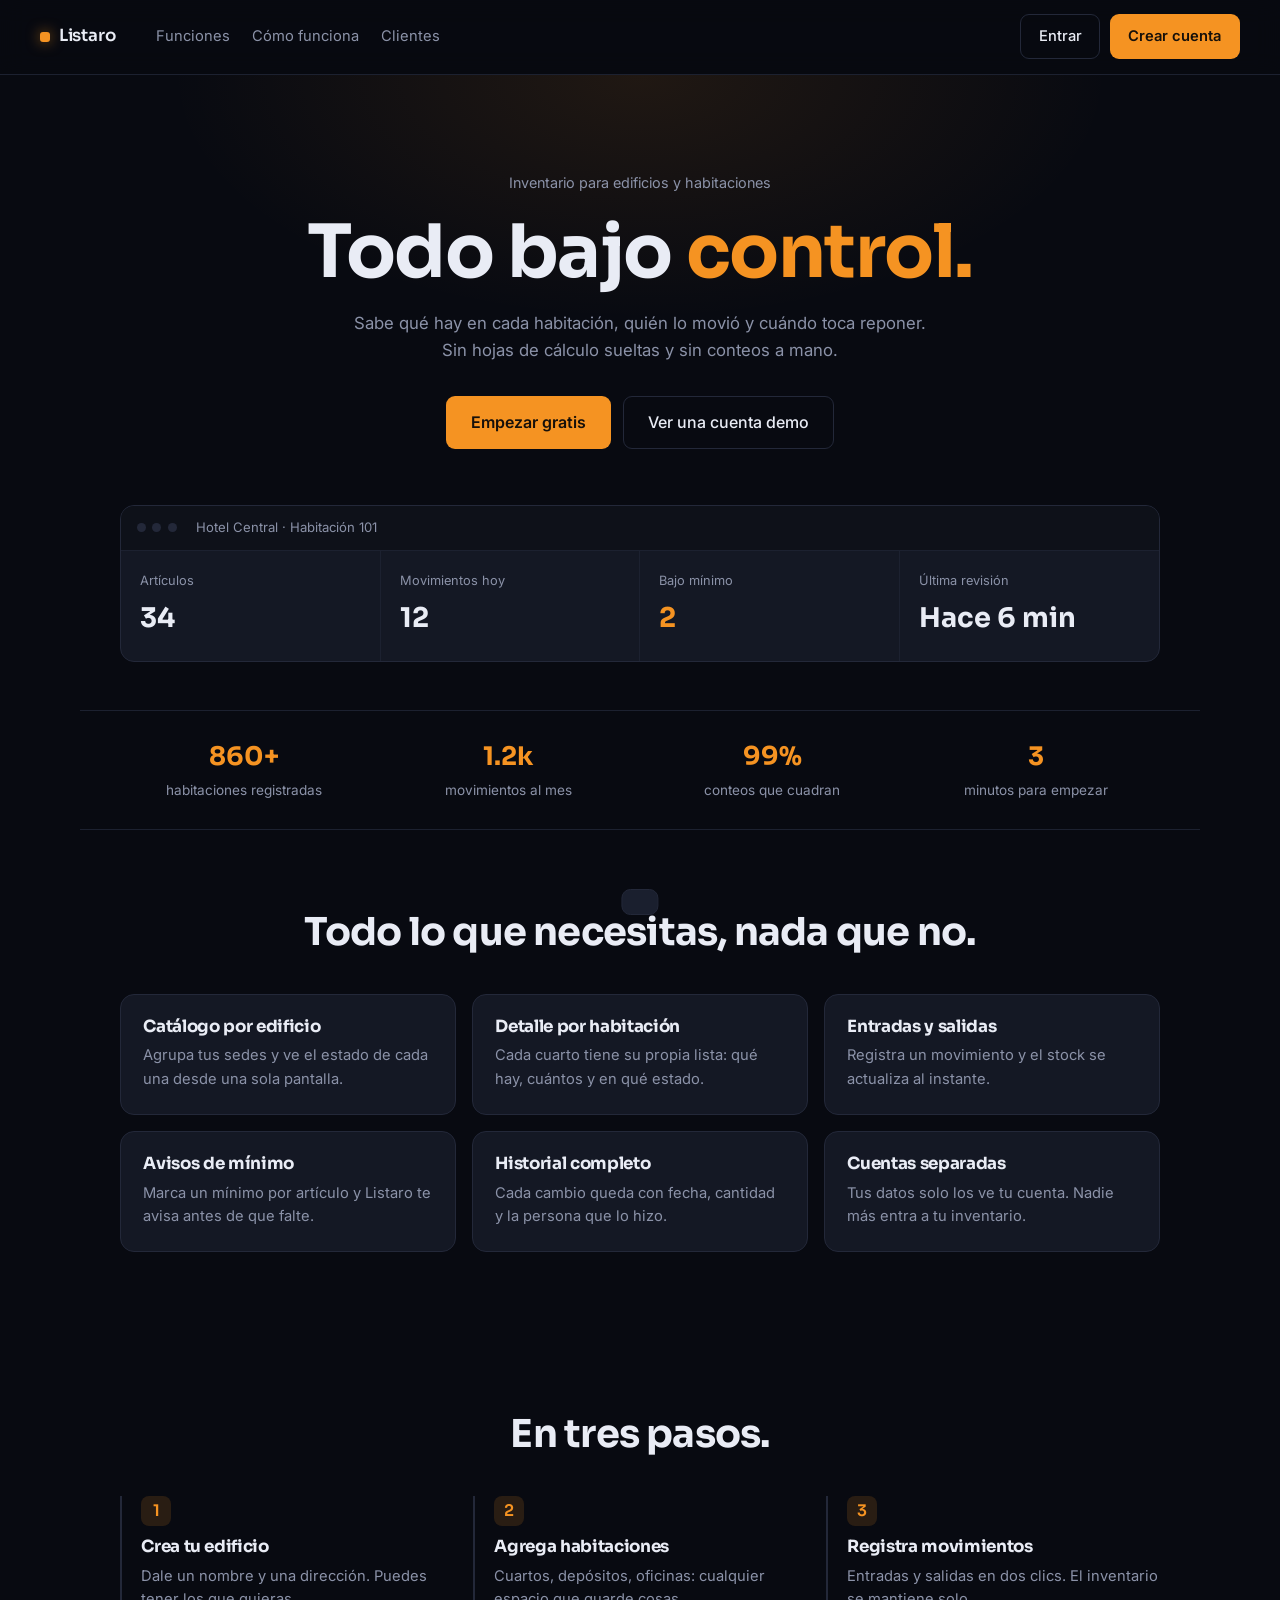
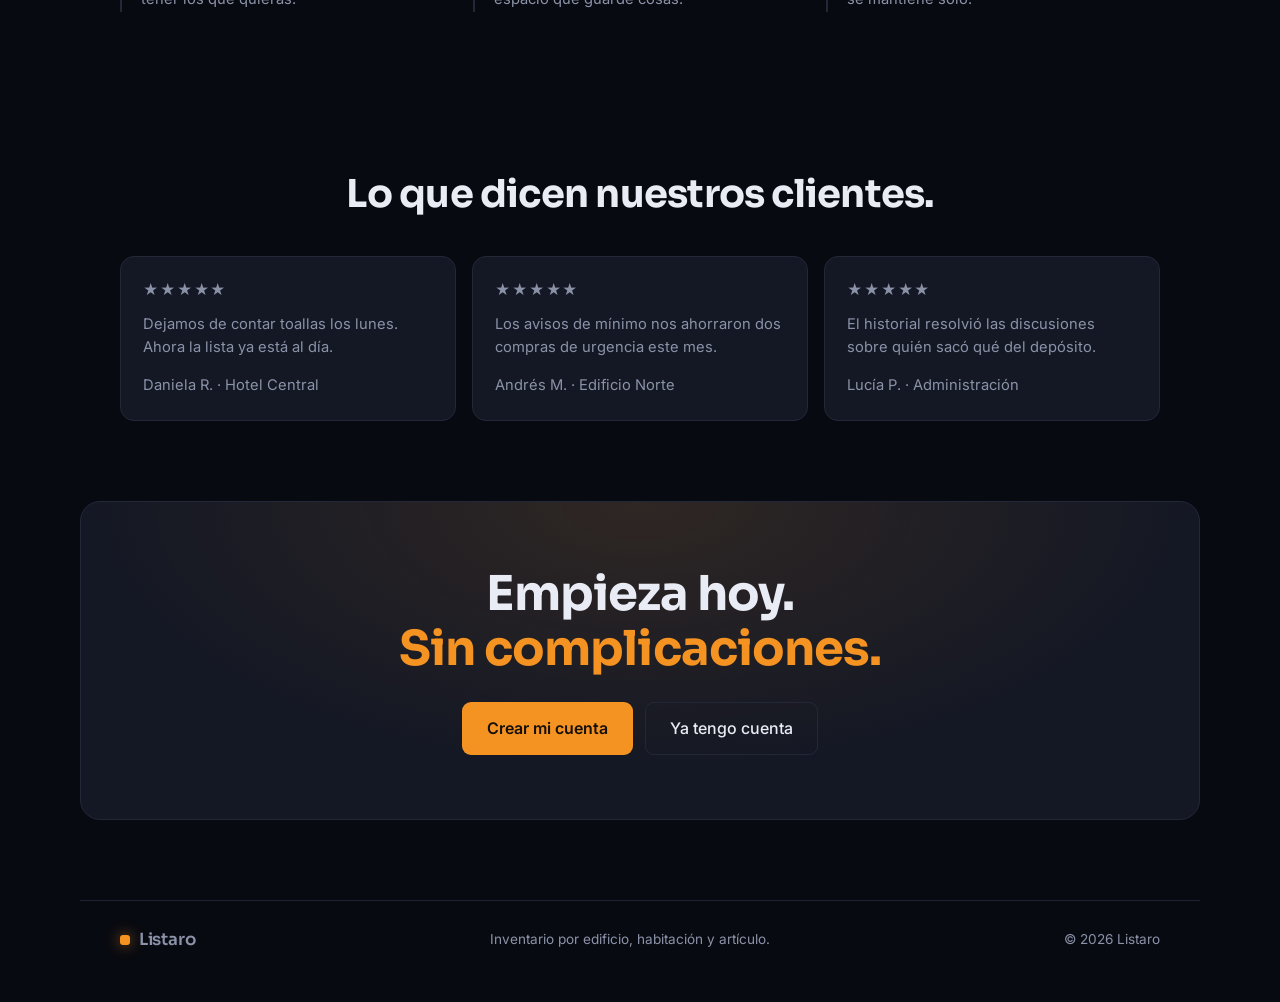
<file: index.html>
<!DOCTYPE html>
<html lang="es">
<head>
  <meta charset="UTF-8">
  <meta name="viewport" content="width=device-width, initial-scale=1">
  <title>Listaro — Todo bajo control</title>
  <link rel="preconnect" href="https://fonts.googleapis.com">
  <link rel="preconnect" href="https://fonts.gstatic.com" crossorigin>
  <link href="https://fonts.googleapis.com/css2?family=Sora:wght@400;500;600;700&family=Inter:wght@400;500;600&display=swap" rel="stylesheet">
  <link rel="stylesheet" href="css/styles.css">
</head>
<body>

<header class="nav">
  <a class="marca" href="index.html"><span class="marca-punto"></span> Listaro</a>
  <nav class="nav-links">
    <a href="#funciones">Funciones</a>
    <a href="#pasos">Cómo funciona</a>
    <a href="#clientes">Clientes</a>
  </nav>
  <div class="nav-acciones"></div>
</header>

<main>

  <section class="hero">
    <p class="hero-kicker">Inventario para edificios y habitaciones</p>
    <h1>Todo bajo <span class="naranja">control.</span></h1>
    <p class="hero-texto">
      Sabe qué hay en cada habitación, quién lo movió y cuándo toca reponer.
      Sin hojas de cálculo sueltas y sin conteos a mano.
    </p>
    <div class="hero-acciones">
      <a class="btn btn-naranja btn-grande" href="registro.html">Empezar gratis</a>
      <a class="btn btn-fantasma btn-grande" href="login.html">Ver una cuenta demo</a>
    </div>

    <div class="tablero-demo">
      <div class="tablero-barra">
        <span class="punto"></span><span class="punto"></span><span class="punto"></span>
        <span class="tablero-titulo">Hotel Central · Habitación 101</span>
      </div>
      <div class="tablero-cuerpo">
        <div class="tablero-celda"><span class="etiqueta">Artículos</span><strong>34</strong></div>
        <div class="tablero-celda"><span class="etiqueta">Movimientos hoy</span><strong>12</strong></div>
        <div class="tablero-celda"><span class="etiqueta">Bajo mínimo</span><strong class="naranja">2</strong></div>
        <div class="tablero-celda"><span class="etiqueta">Última revisión</span><strong>Hace 6 min</strong></div>
      </div>
    </div>
  </section>

  <section class="franja-metricas">
    <div><strong>860+</strong><span>habitaciones registradas</span></div>
    <div><strong>1.2k</strong><span>movimientos al mes</span></div>
    <div><strong>99%</strong><span>conteos que cuadran</span></div>
    <div><strong>3</strong><span>minutos para empezar</span></div>
  </section>

  <section id="funciones" class="seccion">
    <h2>Todo lo que necesitas, nada que no.</h2>
    <div class="grilla-funciones">
      <article class="tarjeta">
        <h3>Catálogo por edificio</h3>
        <p>Agrupa tus sedes y ve el estado de cada una desde una sola pantalla.</p>
      </article>
      <article class="tarjeta">
        <h3>Detalle por habitación</h3>
        <p>Cada cuarto tiene su propia lista: qué hay, cuántos y en qué estado.</p>
      </article>
      <article class="tarjeta">
        <h3>Entradas y salidas</h3>
        <p>Registra un movimiento y el stock se actualiza al instante.</p>
      </article>
      <article class="tarjeta">
        <h3>Avisos de mínimo</h3>
        <p>Marca un mínimo por artículo y Listaro te avisa antes de que falte.</p>
      </article>
      <article class="tarjeta">
        <h3>Historial completo</h3>
        <p>Cada cambio queda con fecha, cantidad y la persona que lo hizo.</p>
      </article>
      <article class="tarjeta">
        <h3>Cuentas separadas</h3>
        <p>Tus datos solo los ve tu cuenta. Nadie más entra a tu inventario.</p>
      </article>
    </div>
  </section>

  <section id="pasos" class="seccion">
    <h2>En tres pasos.</h2>
    <ol class="pasos">
      <li>
        <span class="paso-num">1</span>
        <h3>Crea tu edificio</h3>
        <p>Dale un nombre y una dirección. Puedes tener los que quieras.</p>
      </li>
      <li>
        <span class="paso-num">2</span>
        <h3>Agrega habitaciones</h3>
        <p>Cuartos, depósitos, oficinas: cualquier espacio que guarde cosas.</p>
      </li>
      <li>
        <span class="paso-num">3</span>
        <h3>Registra movimientos</h3>
        <p>Entradas y salidas en dos clics. El inventario se mantiene solo.</p>
      </li>
    </ol>
  </section>

  <section id="clientes" class="seccion">
    <h2>Lo que dicen nuestros clientes.</h2>
    <div class="grilla-testimonios">
      <article class="tarjeta">
        <p class="estrellas">★★★★★</p>
        <p>Dejamos de contar toallas los lunes. Ahora la lista ya está al día.</p>
        <p class="autor">Daniela R. · Hotel Central</p>
      </article>
      <article class="tarjeta">
        <p class="estrellas">★★★★★</p>
        <p>Los avisos de mínimo nos ahorraron dos compras de urgencia este mes.</p>
        <p class="autor">Andrés M. · Edificio Norte</p>
      </article>
      <article class="tarjeta">
        <p class="estrellas">★★★★★</p>
        <p>El historial resolvió las discusiones sobre quién sacó qué del depósito.</p>
        <p class="autor">Lucía P. · Administración</p>
      </article>
    </div>
  </section>

  <section class="cta-final">
    <h2>Empieza hoy.<br><span class="naranja">Sin complicaciones.</span></h2>
    <div class="hero-acciones">
      <a class="btn btn-naranja btn-grande" href="registro.html">Crear mi cuenta</a>
      <a class="btn btn-fantasma btn-grande" href="login.html">Ya tengo cuenta</a>
    </div>
  </section>

</main>

<footer class="pie">
  <span class="marca"><span class="marca-punto"></span> Listaro</span>
  <span>Inventario por edificio, habitación y artículo.</span>
  <span>© 2026 Listaro</span>
</footer>

<div id="aviso" class="aviso" role="status" aria-live="polite"></div>
<script src="js/datos.js"></script>
<script src="js/app.js"></script>
</body>
</html>
</file>
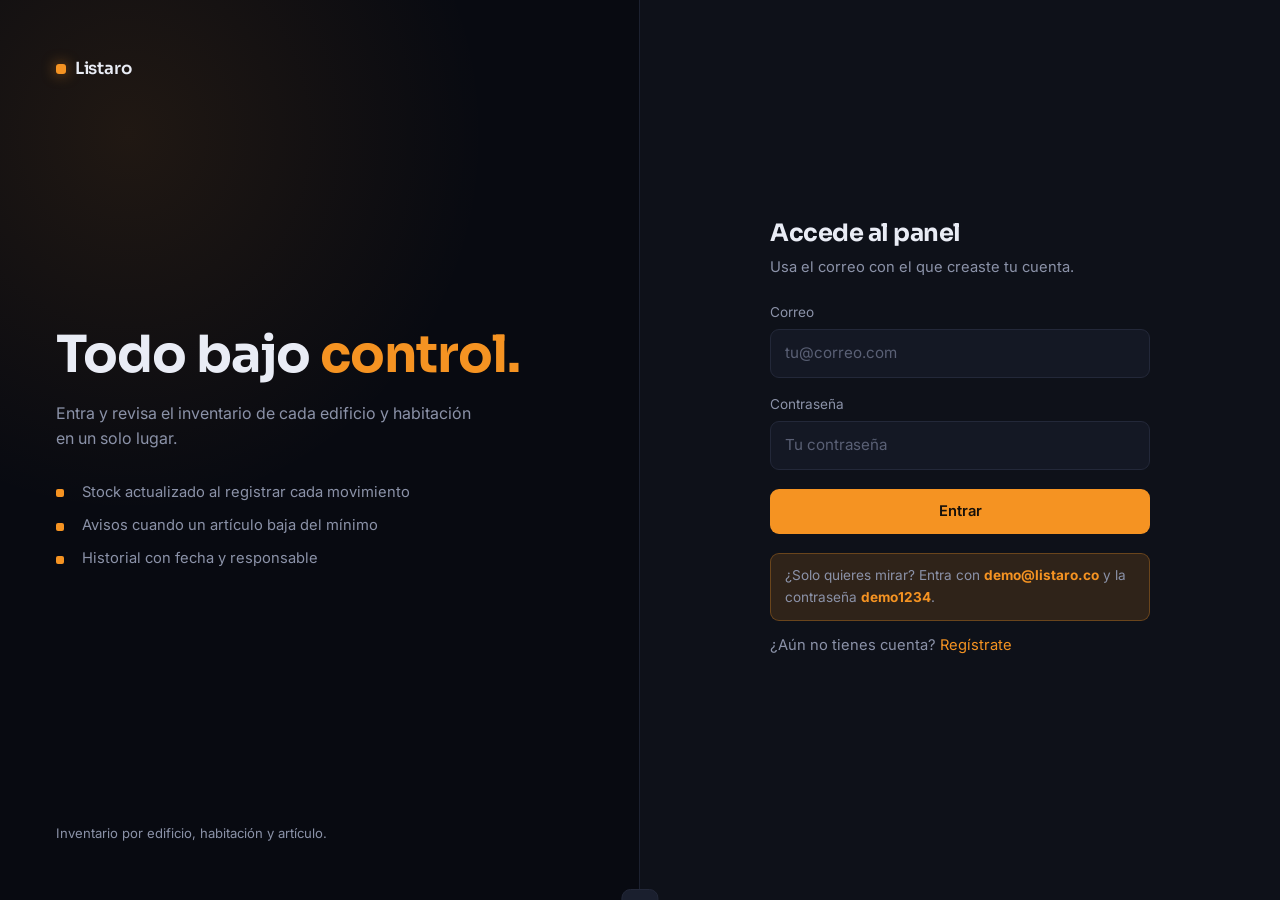
<file: edificio.html>
<!DOCTYPE html>
<html lang="es">
<head>
  <meta charset="UTF-8">
  <meta name="viewport" content="width=device-width, initial-scale=1">
  <title>Edificio — Listaro</title>
  <link rel="preconnect" href="https://fonts.googleapis.com">
  <link rel="preconnect" href="https://fonts.gstatic.com" crossorigin>
  <link href="https://fonts.googleapis.com/css2?family=Sora:wght@400;500;600;700&family=Inter:wght@400;500;600&display=swap" rel="stylesheet">
  <link rel="stylesheet" href="css/styles.css">
</head>
<body>

<header class="nav">
  <a class="marca" href="index.html"><span class="marca-punto"></span> Listaro</a>
  <div class="nav-acciones"></div>
</header>

<main class="app">

  <nav class="migas">
    <a href="panel.html">Mis edificios</a>
    <span>/</span>
    <span id="ed-miga"></span>
  </nav>

  <div class="app-cabecera">
    <div>
      <h1 id="ed-titulo"></h1>
      <p class="sub" id="ed-direccion"></p>
    </div>
    <button class="btn btn-naranja" data-abrir="modal-habitacion">Nueva habitación</button>
  </div>

  <div id="lista-habitaciones"></div>
</main>

<div class="modal" id="modal-habitacion" hidden>
  <div class="modal-caja" role="dialog" aria-modal="true" aria-labelledby="t-hab">
    <h3 id="t-hab">Nueva habitación</h3>
    <form id="form-habitacion">
      <label for="h-nombre">Nombre</label>
      <input id="h-nombre" name="nombre" placeholder="Habitación 101" required>

      <label for="h-piso">Piso</label>
      <input id="h-piso" name="piso" placeholder="1">

      <label for="h-estado">Estado</label>
      <select id="h-estado" name="estado">
        <option value="activa">Activa</option>
        <option value="mantenimiento">En mantenimiento</option>
        <option value="cerrada">Cerrada</option>
      </select>

      <div class="modal-acciones">
        <button type="button" class="btn btn-fantasma" data-cerrar>Cancelar</button>
        <button type="submit" class="btn btn-naranja">Guardar habitación</button>
      </div>
    </form>
  </div>
</div>

<div id="aviso" class="aviso" role="status" aria-live="polite"></div>
<script src="js/datos.js"></script>
<script src="js/app.js"></script>
</body>
</html>
</file>
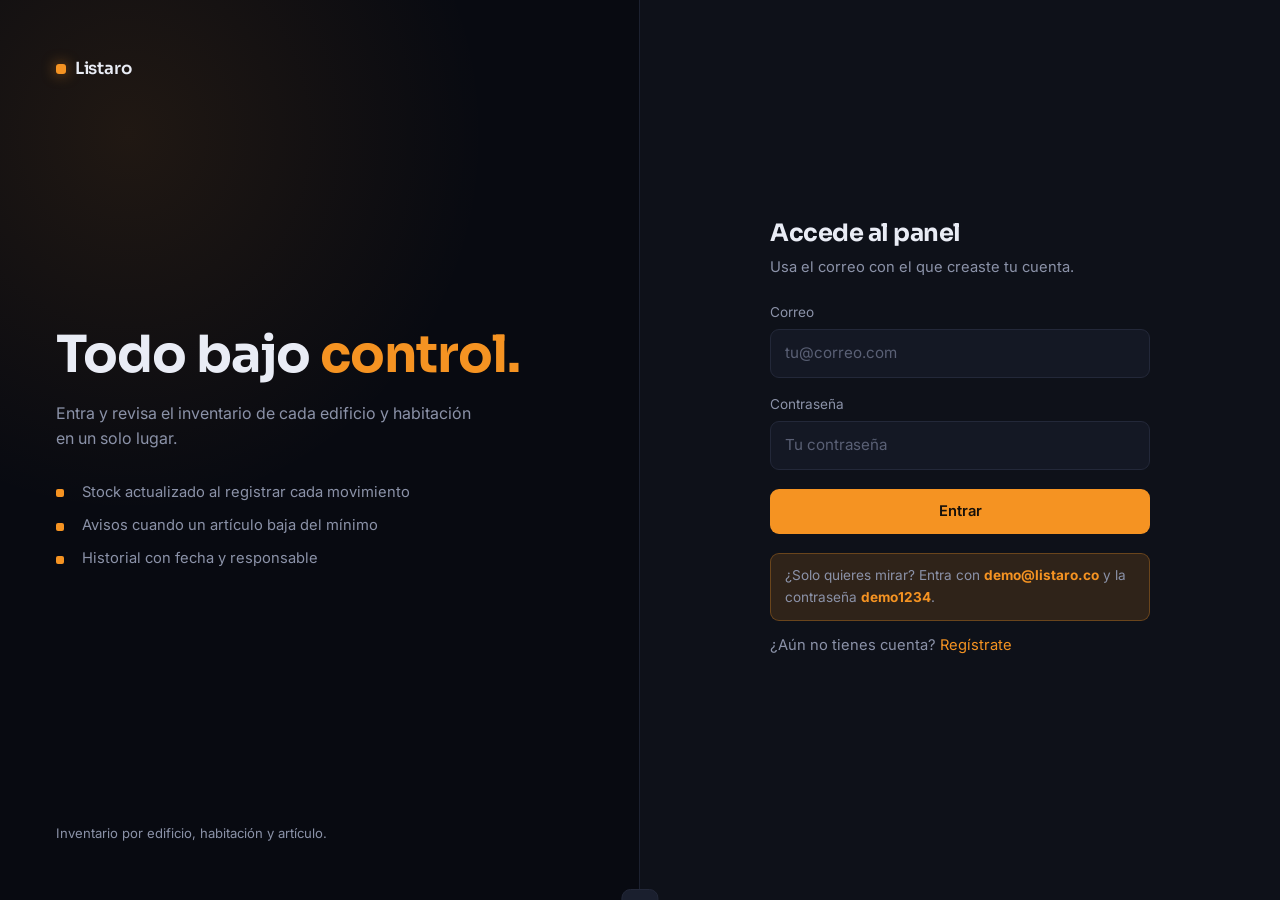
<file: habitacion.html>
<!DOCTYPE html>
<html lang="es">
<head>
  <meta charset="UTF-8">
  <meta name="viewport" content="width=device-width, initial-scale=1">
  <title>Habitación — Listaro</title>
  <link rel="preconnect" href="https://fonts.googleapis.com">
  <link rel="preconnect" href="https://fonts.gstatic.com" crossorigin>
  <link href="https://fonts.googleapis.com/css2?family=Sora:wght@400;500;600;700&family=Inter:wght@400;500;600&display=swap" rel="stylesheet">
  <link rel="stylesheet" href="css/styles.css">
</head>
<body>

<header class="nav">
  <a class="marca" href="index.html"><span class="marca-punto"></span> Listaro</a>
  <div class="nav-acciones"></div>
</header>

<main class="app">

  <nav class="migas">
    <a href="panel.html">Mis edificios</a>
    <span>/</span>
    <a id="h-miga-edificio" href="panel.html"></a>
    <span>/</span>
    <span id="h-miga"></span>
  </nav>

  <div class="app-cabecera">
    <div>
      <h1 id="h-titulo"></h1>
      <p class="sub" id="h-sub"></p>
    </div>
    <button class="btn btn-naranja" data-abrir="modal-item">Agregar artículo</button>
  </div>

  <div class="tabla-envoltura" id="zona-tabla" hidden>
    <table class="tabla">
      <thead>
        <tr>
          <th>Artículo</th><th>Categoría</th><th>Cantidad</th>
          <th>Mínimo</th><th>Estado</th><th>Movimiento</th><th></th>
        </tr>
      </thead>
      <tbody id="cuerpo-items"></tbody>
    </table>
  </div>

  <div class="vacio" id="zona-vacia" hidden>
    <h3>Esta habitación está vacía</h3>
    <p>Agrega el primer artículo para empezar a contar entradas y salidas.</p>
    <button class="btn btn-naranja" data-abrir="modal-item">Agregar artículo</button>
  </div>

  <section class="historial" id="historial" hidden>
    <h2>Movimientos recientes</h2>
    <ul id="lista-movimientos"></ul>
  </section>
</main>

<div class="modal" id="modal-item" hidden>
  <div class="modal-caja" role="dialog" aria-modal="true" aria-labelledby="t-item">
    <h3 id="t-item">Agregar artículo</h3>
    <form id="form-item">
      <label for="i-nombre">Nombre</label>
      <input id="i-nombre" name="nombre" placeholder="Toallas" required>

      <label for="i-categoria">Categoría</label>
      <input id="i-categoria" name="categoria" placeholder="Lencería">

      <div class="fila-doble">
        <div>
          <label for="i-cantidad">Cantidad</label>
          <input id="i-cantidad" name="cantidad" type="number" min="0" value="0">
        </div>
        <div>
          <label for="i-minimo">Mínimo</label>
          <input id="i-minimo" name="minimo" type="number" min="0" value="0">
        </div>
      </div>

      <label for="i-estado">Estado</label>
      <select id="i-estado" name="estado">
        <option value="bueno">Bueno</option>
        <option value="regular">Regular</option>
        <option value="reparacion">En reparación</option>
      </select>

      <div class="modal-acciones">
        <button type="button" class="btn btn-fantasma" data-cerrar>Cancelar</button>
        <button type="submit" class="btn btn-naranja">Guardar artículo</button>
      </div>
    </form>
  </div>
</div>

<div id="aviso" class="aviso" role="status" aria-live="polite"></div>
<script src="js/datos.js"></script>
<script src="js/app.js"></script>
</body>
</html>
</file>
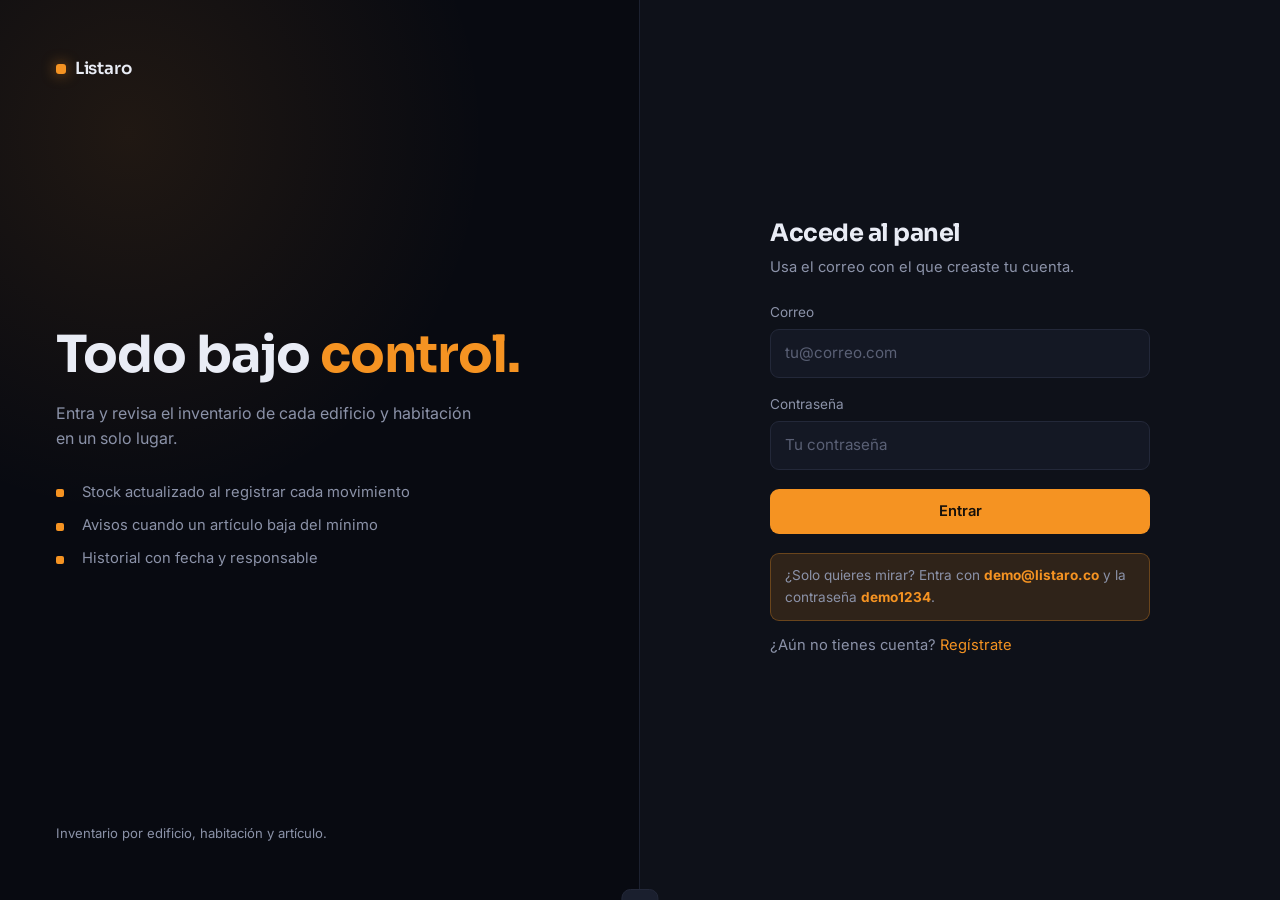
<file: login.html>
<!DOCTYPE html>
<html lang="es">
<head>
  <meta charset="UTF-8">
  <meta name="viewport" content="width=device-width, initial-scale=1">
  <title>Entrar a Listaro</title>
  <link rel="preconnect" href="https://fonts.googleapis.com">
  <link rel="preconnect" href="https://fonts.gstatic.com" crossorigin>
  <link href="https://fonts.googleapis.com/css2?family=Sora:wght@400;500;600;700&family=Inter:wght@400;500;600&display=swap" rel="stylesheet">
  <link rel="stylesheet" href="css/styles.css">
</head>
<body>

<main class="split">
  <section class="split-izq">
    <a class="marca" href="index.html"><span class="marca-punto"></span> Listaro</a>
    <div>
      <h1>Todo bajo <span class="naranja">control.</span></h1>
      <p>Entra y revisa el inventario de cada edificio y habitación en un solo lugar.</p>
      <ul class="lista-chequeo">
        <li>Stock actualizado al registrar cada movimiento</li>
        <li>Avisos cuando un artículo baja del mínimo</li>
        <li>Historial con fecha y responsable</li>
      </ul>
    </div>
    <p class="split-pie">Inventario por edificio, habitación y artículo.</p>
  </section>

  <section class="split-der">
    <div class="formulario">
      <h2>Accede al panel</h2>
      <p class="sub">Usa el correo con el que creaste tu cuenta.</p>

      <p class="error" id="error-login" hidden></p>

      <form id="form-login" novalidate>
        <label for="correo">Correo</label>
        <input id="correo" name="correo" type="email" autocomplete="email"
               placeholder="tu@correo.com" required>

        <label for="clave">Contraseña</label>
        <input id="clave" name="clave" type="password" autocomplete="current-password"
               placeholder="Tu contraseña" required>

        <button class="btn btn-naranja btn-bloque" type="submit">Entrar</button>
      </form>

      <p class="demo-hint">
        ¿Solo quieres mirar? Entra con <strong>demo@listaro.co</strong> y la
        contraseña <strong>demo1234</strong>.
      </p>
      <p class="sub">¿Aún no tienes cuenta?
        <a class="enlace-naranja" href="registro.html">Regístrate</a>
      </p>
    </div>
  </section>
</main>

<div id="aviso" class="aviso" role="status" aria-live="polite"></div>
<script src="js/datos.js"></script>
<script src="js/app.js"></script>
</body>
</html>
</file>
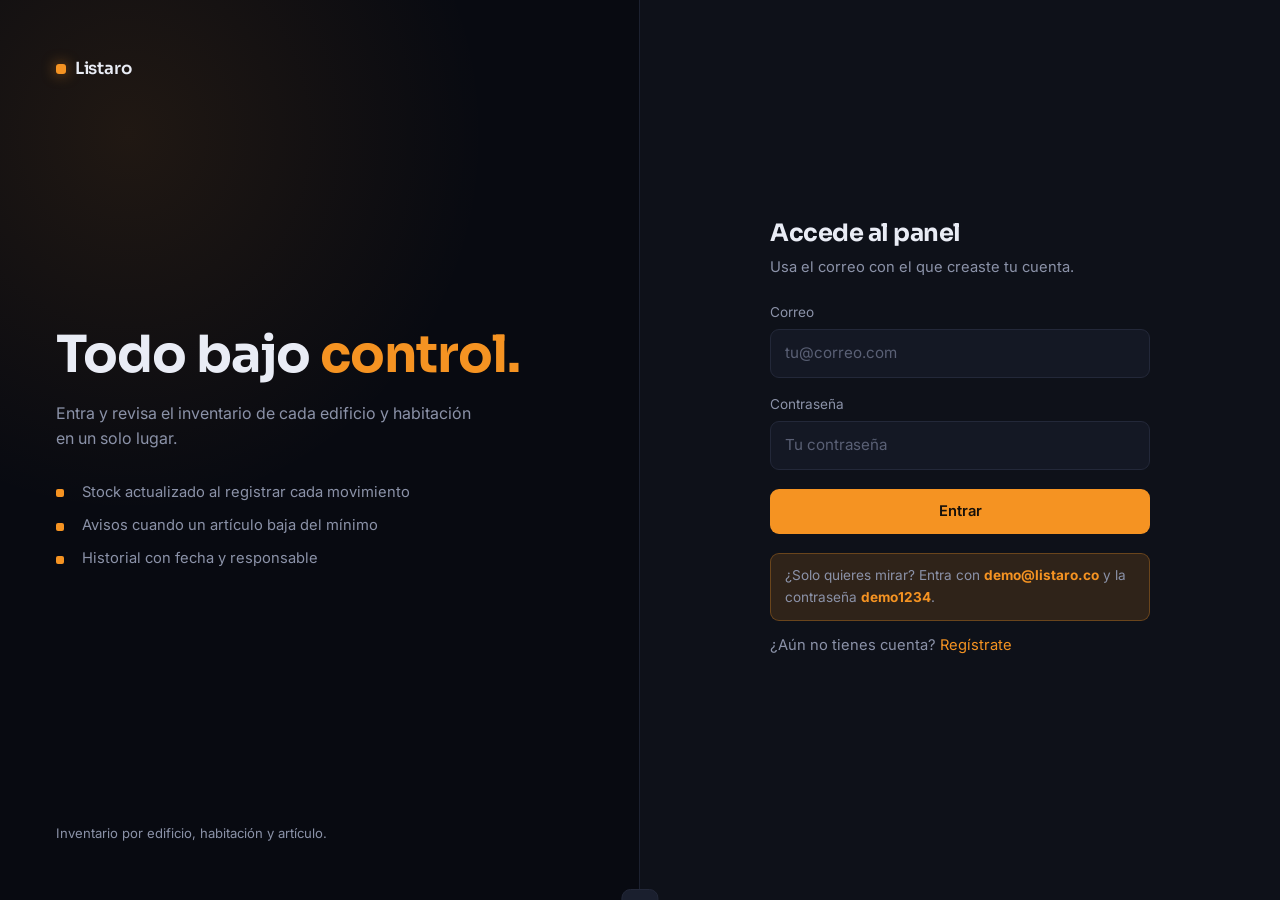
<file: panel.html>
<!DOCTYPE html>
<html lang="es">
<head>
  <meta charset="UTF-8">
  <meta name="viewport" content="width=device-width, initial-scale=1">
  <title>Mis edificios — Listaro</title>
  <link rel="preconnect" href="https://fonts.googleapis.com">
  <link rel="preconnect" href="https://fonts.gstatic.com" crossorigin>
  <link href="https://fonts.googleapis.com/css2?family=Sora:wght@400;500;600;700&family=Inter:wght@400;500;600&display=swap" rel="stylesheet">
  <link rel="stylesheet" href="css/styles.css">
</head>
<body>

<header class="nav">
  <a class="marca" href="index.html"><span class="marca-punto"></span> Listaro</a>
  <div class="nav-acciones"></div>
</header>

<main class="app">

  <div class="app-cabecera">
    <div>
      <h1>Mis edificios</h1>
      <p class="sub" id="saludo"></p>
    </div>
    <button class="btn btn-naranja" data-abrir="modal-edificio">Nuevo edificio</button>
  </div>

  <div class="resumen">
    <div class="resumen-celda"><span class="etiqueta">Edificios</span><strong id="r-edificios">0</strong></div>
    <div class="resumen-celda"><span class="etiqueta">Habitaciones</span><strong id="r-habitaciones">0</strong></div>
    <div class="resumen-celda"><span class="etiqueta">Unidades en stock</span><strong id="r-unidades">0</strong></div>
    <div class="resumen-celda"><span class="etiqueta">Bajo mínimo</span><strong id="r-alertas">0</strong></div>
  </div>

  <div id="lista-edificios"></div>
</main>

<div class="modal" id="modal-edificio" hidden>
  <div class="modal-caja" role="dialog" aria-modal="true" aria-labelledby="t-edificio">
    <h3 id="t-edificio">Nuevo edificio</h3>
    <form id="form-edificio">
      <label for="ed-nombre">Nombre</label>
      <input id="ed-nombre" name="nombre" placeholder="Hotel Central" required>

      <label for="ed-direccion">Dirección</label>
      <input id="ed-direccion" name="direccion" placeholder="Cra. 7 #45-12">

      <label for="ed-notas">Notas</label>
      <input id="ed-notas" name="notas" placeholder="Opcional">

      <div class="modal-acciones">
        <button type="button" class="btn btn-fantasma" data-cerrar>Cancelar</button>
        <button type="submit" class="btn btn-naranja">Guardar edificio</button>
      </div>
    </form>
  </div>
</div>

<div id="aviso" class="aviso" role="status" aria-live="polite"></div>
<script src="js/datos.js"></script>
<script src="js/app.js"></script>
</body>
</html>
</file>
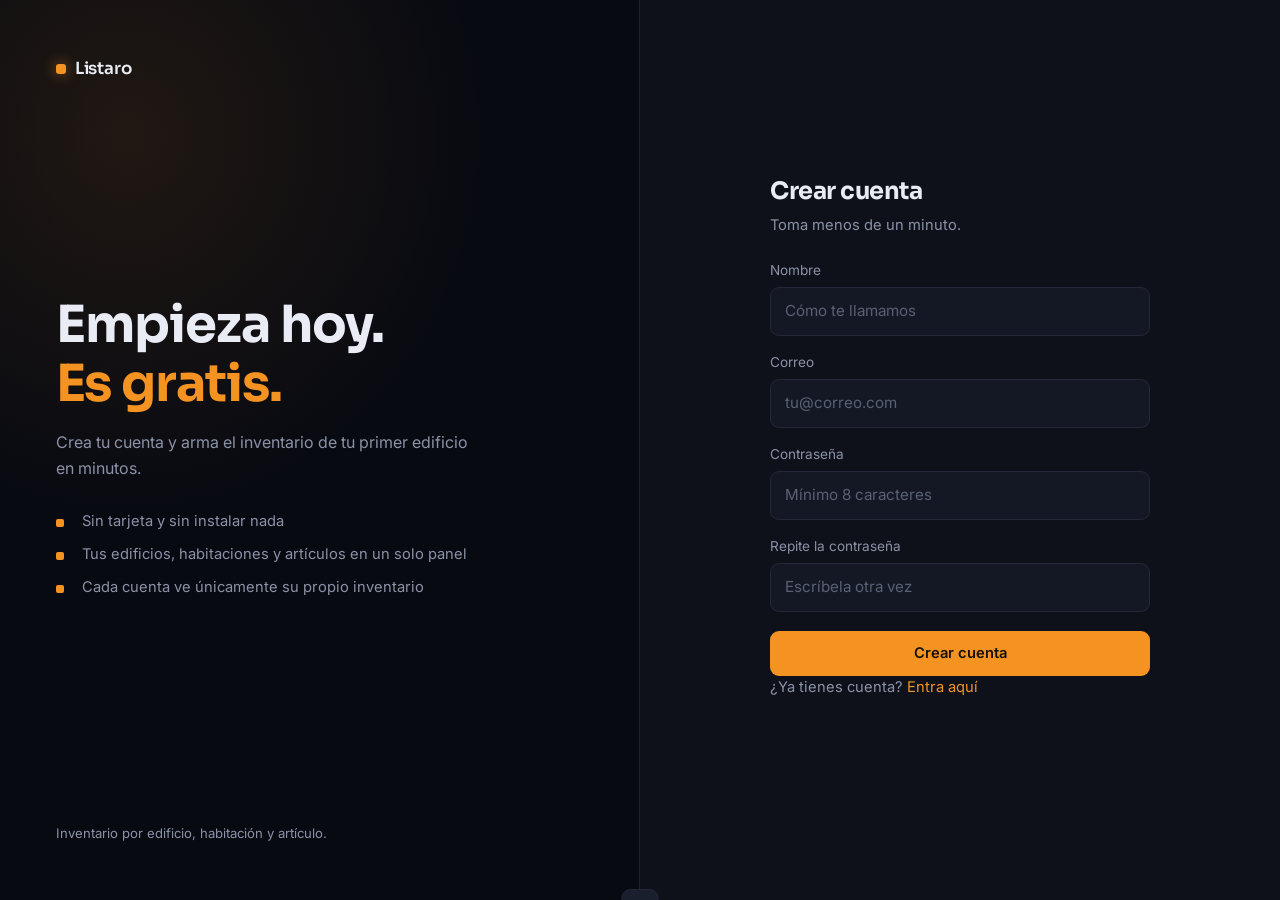
<file: registro.html>
<!DOCTYPE html>
<html lang="es">
<head>
  <meta charset="UTF-8">
  <meta name="viewport" content="width=device-width, initial-scale=1">
  <title>Crear cuenta en Listaro</title>
  <link rel="preconnect" href="https://fonts.googleapis.com">
  <link rel="preconnect" href="https://fonts.gstatic.com" crossorigin>
  <link href="https://fonts.googleapis.com/css2?family=Sora:wght@400;500;600;700&family=Inter:wght@400;500;600&display=swap" rel="stylesheet">
  <link rel="stylesheet" href="css/styles.css">
</head>
<body>

<main class="split">
  <section class="split-izq">
    <a class="marca" href="index.html"><span class="marca-punto"></span> Listaro</a>
    <div>
      <h1>Empieza hoy.<br><span class="naranja">Es gratis.</span></h1>
      <p>Crea tu cuenta y arma el inventario de tu primer edificio en minutos.</p>
      <ul class="lista-chequeo">
        <li>Sin tarjeta y sin instalar nada</li>
        <li>Tus edificios, habitaciones y artículos en un solo panel</li>
        <li>Cada cuenta ve únicamente su propio inventario</li>
      </ul>
    </div>
    <p class="split-pie">Inventario por edificio, habitación y artículo.</p>
  </section>

  <section class="split-der">
    <div class="formulario">
      <h2>Crear cuenta</h2>
      <p class="sub">Toma menos de un minuto.</p>

      <p class="error" id="error-registro" hidden></p>

      <form id="form-registro" novalidate>
        <label for="nombre">Nombre</label>
        <input id="nombre" name="nombre" type="text" autocomplete="name"
               placeholder="Cómo te llamamos" required>

        <label for="correo">Correo</label>
        <input id="correo" name="correo" type="email" autocomplete="email"
               placeholder="tu@correo.com" required>

        <label for="clave">Contraseña</label>
        <input id="clave" name="clave" type="password" autocomplete="new-password"
               placeholder="Mínimo 8 caracteres" required>

        <label for="confirmar">Repite la contraseña</label>
        <input id="confirmar" name="confirmar" type="password"
               autocomplete="new-password" placeholder="Escríbela otra vez" required>

        <button class="btn btn-naranja btn-bloque" type="submit">Crear cuenta</button>
      </form>

      <p class="sub">¿Ya tienes cuenta?
        <a class="enlace-naranja" href="login.html">Entra aquí</a>
      </p>
    </div>
  </section>
</main>

<div id="aviso" class="aviso" role="status" aria-live="polite"></div>
<script src="js/datos.js"></script>
<script src="js/app.js"></script>
</body>
</html>
</file>
<file: css/styles.css>
/* ============================================================
   Listaro — hoja de estilos
   Tema oscuro, acento naranja, tipografía Sora + Inter
   ============================================================ */

:root {
  --fondo:        #080A11;
  --fondo-2:      #0E1119;
  --panel:        #141824;
  --panel-2:      #1A1F2E;
  --borde:        #232839;
  --borde-suave:  #1C2130;
  --texto:        #E9ECF5;
  --texto-sub:    #8B92A8;
  --naranja:      #F59322;
  --naranja-alto: #FFB04A;
  --naranja-baja: rgba(245, 147, 34, 0.14);
  --verde:        #4ED08A;
  --verde-baja:   rgba(78, 208, 138, 0.12);
  --rojo:         #FF6B6B;
  --radio:        14px;
  --radio-chico:  9px;
  --ancho:        1120px;
}

* { box-sizing: border-box; }

html { scroll-behavior: smooth; }

body {
  margin: 0;
  background: var(--fondo);
  color: var(--texto);
  font-family: "Inter", system-ui, -apple-system, "Segoe UI", sans-serif;
  font-size: 16px;
  line-height: 1.6;
  -webkit-font-smoothing: antialiased;
}

h1, h2, h3 {
  font-family: "Sora", "Inter", sans-serif;
  line-height: 1.15;
  letter-spacing: -0.02em;
  margin: 0 0 .5rem;
}

a { color: inherit; text-decoration: none; }

.naranja { color: var(--naranja); }
.sub { color: var(--texto-sub); font-size: .92rem; margin: 0; }
.fuerte { font-weight: 600; }
.etiqueta { color: var(--texto-sub); font-size: .8rem; display: block; }

:focus-visible {
  outline: 2px solid var(--naranja);
  outline-offset: 2px;
  border-radius: 4px;
}

/* ---------------------------------------------------------- marca y navegación */
.marca {
  display: inline-flex;
  align-items: center;
  gap: .55rem;
  font-family: "Sora", sans-serif;
  font-weight: 600;
  font-size: 1.05rem;
  letter-spacing: -0.01em;
}

.marca-punto {
  width: 10px; height: 10px;
  border-radius: 3px;
  background: var(--naranja);
  box-shadow: 0 0 14px rgba(245, 147, 34, .6);
}

.nav {
  position: sticky;
  top: 0;
  z-index: 40;
  display: flex;
  align-items: center;
  gap: 1.5rem;
  padding: .9rem clamp(1rem, 4vw, 2.5rem);
  background: rgba(8, 10, 17, .82);
  backdrop-filter: blur(12px);
  border-bottom: 1px solid var(--borde-suave);
}

.nav-links { display: flex; gap: 1.4rem; margin-left: 1rem; }
.nav-links a { color: var(--texto-sub); font-size: .92rem; }
.nav-links a:hover { color: var(--texto); }
.nav-acciones { margin-left: auto; display: flex; gap: .6rem; }

/* ---------------------------------------------------------- botones */
.btn {
  display: inline-flex;
  align-items: center;
  justify-content: center;
  gap: .4rem;
  padding: .6rem 1.1rem;
  border-radius: var(--radio-chico);
  border: 1px solid transparent;
  font: inherit;
  font-size: .92rem;
  font-weight: 500;
  cursor: pointer;
  transition: background-color .15s ease, border-color .15s ease, color .15s ease;
}

.btn-naranja { background: var(--naranja); color: #16100A; font-weight: 600; }
.btn-naranja:hover { background: var(--naranja-alto); }

.btn-fantasma {
  background: transparent;
  color: var(--texto);
  border-color: var(--borde);
}
.btn-fantasma:hover { border-color: var(--naranja); color: var(--naranja); }

.btn-grande { padding: .8rem 1.5rem; font-size: 1rem; }
.btn-bloque { width: 100%; margin-top: 1.2rem; }

.btn-mini {
  padding: .3rem .65rem;
  font-size: .78rem;
  background: var(--panel-2);
  border-color: var(--borde);
  color: var(--texto);
}
.btn-mini:hover { border-color: var(--naranja); color: var(--naranja); }
.btn-peligro:hover { border-color: var(--rojo); color: var(--rojo); }

.enlace-naranja { color: var(--naranja); }
.enlace-naranja:hover { text-decoration: underline; }

/* ---------------------------------------------------------- landing: hero */
.hero {
  max-width: var(--ancho);
  margin: 0 auto;
  padding: clamp(3rem, 8vw, 6rem) clamp(1rem, 4vw, 2.5rem) 3rem;
  text-align: center;
  background:
    radial-gradient(60% 55% at 50% 0%, rgba(245, 147, 34, .10), transparent 70%);
}

.hero-kicker { color: var(--texto-sub); font-size: .9rem; margin: 0 0 1rem; }

.hero h1 {
  font-size: clamp(2.6rem, 7vw, 4.6rem);
  font-weight: 700;
  margin-bottom: 1rem;
}

.hero-texto {
  max-width: 54ch;
  margin: 0 auto 2rem;
  color: var(--texto-sub);
  font-size: 1.05rem;
}

.hero-acciones {
  display: flex;
  gap: .8rem;
  justify-content: center;
  flex-wrap: wrap;
}

.tablero-demo {
  margin-top: 3.5rem;
  border: 1px solid var(--borde);
  border-radius: var(--radio);
  background: var(--panel);
  overflow: hidden;
  text-align: left;
}

.tablero-barra {
  display: flex;
  align-items: center;
  gap: .4rem;
  padding: .7rem 1rem;
  border-bottom: 1px solid var(--borde-suave);
  background: var(--fondo-2);
}

.punto { width: 9px; height: 9px; border-radius: 50%; background: var(--borde); }
.tablero-titulo { margin-left: .8rem; color: var(--texto-sub); font-size: .82rem; }

.tablero-cuerpo {
  display: grid;
  grid-template-columns: repeat(auto-fit, minmax(160px, 1fr));
}

.tablero-celda {
  padding: 1.3rem 1.2rem;
  border-right: 1px solid var(--borde-suave);
}
.tablero-celda:last-child { border-right: none; }
.tablero-celda strong {
  display: block;
  font-family: "Sora", sans-serif;
  font-size: 1.7rem;
  margin-top: .3rem;
}

/* ---------------------------------------------------------- métricas */
.franja-metricas {
  display: grid;
  grid-template-columns: repeat(auto-fit, minmax(150px, 1fr));
  gap: 1rem;
  max-width: var(--ancho);
  margin: 0 auto;
  padding: 1.6rem clamp(1rem, 4vw, 2.5rem);
  border-top: 1px solid var(--borde-suave);
  border-bottom: 1px solid var(--borde-suave);
  text-align: center;
}
.franja-metricas strong {
  display: block;
  font-family: "Sora", sans-serif;
  font-size: 1.6rem;
  color: var(--naranja);
}
.franja-metricas span { color: var(--texto-sub); font-size: .85rem; }

/* ---------------------------------------------------------- secciones */
.seccion {
  max-width: var(--ancho);
  margin: 0 auto;
  padding: clamp(3rem, 7vw, 5rem) clamp(1rem, 4vw, 2.5rem);
}

.seccion h2 {
  font-size: clamp(1.7rem, 4vw, 2.4rem);
  text-align: center;
  margin-bottom: 2.5rem;
}

.tarjeta {
  background: var(--panel);
  border: 1px solid var(--borde);
  border-radius: var(--radio);
  padding: 1.4rem;
}

.tarjeta h3 { font-size: 1.05rem; }
.tarjeta p { color: var(--texto-sub); font-size: .92rem; margin: 0; }

.grilla-funciones {
  display: grid;
  grid-template-columns: repeat(auto-fit, minmax(260px, 1fr));
  gap: 1rem;
}

.pasos {
  list-style: none;
  counter-reset: paso;
  display: grid;
  grid-template-columns: repeat(auto-fit, minmax(240px, 1fr));
  gap: 1.2rem;
  margin: 0;
  padding: 0;
}

.pasos li {
  border-left: 2px solid var(--borde);
  padding-left: 1.2rem;
}

.paso-num {
  display: inline-flex;
  align-items: center;
  justify-content: center;
  width: 30px; height: 30px;
  border-radius: 8px;
  background: var(--naranja-baja);
  color: var(--naranja);
  font-family: "Sora", sans-serif;
  font-weight: 600;
  margin-bottom: .7rem;
}

.pasos h3 { font-size: 1.05rem; }
.pasos p { color: var(--texto-sub); font-size: .92rem; margin: 0; }

.grilla-testimonios {
  display: grid;
  grid-template-columns: repeat(auto-fit, minmax(260px, 1fr));
  gap: 1rem;
}
.estrellas { color: var(--naranja); letter-spacing: .12em; margin-bottom: .6rem !important; }
.autor { color: var(--texto-sub); font-size: .85rem; margin-top: .9rem !important; }

.cta-final {
  max-width: var(--ancho);
  margin: 0 auto clamp(3rem, 7vw, 5rem);
  padding: clamp(2.5rem, 6vw, 4rem) 1.5rem;
  text-align: center;
  border: 1px solid var(--borde);
  border-radius: 20px;
  background:
    radial-gradient(70% 120% at 50% 0%, rgba(245, 147, 34, .12), transparent 70%),
    var(--panel);
}
.cta-final h2 { font-size: clamp(1.8rem, 5vw, 3rem); margin-bottom: 1.6rem; }

/* ---------------------------------------------------------- pie */
.pie {
  display: flex;
  flex-wrap: wrap;
  gap: 1rem;
  justify-content: space-between;
  align-items: center;
  max-width: var(--ancho);
  margin: 0 auto;
  padding: 1.6rem clamp(1rem, 4vw, 2.5rem) 3rem;
  border-top: 1px solid var(--borde-suave);
  color: var(--texto-sub);
  font-size: .85rem;
}

/* ---------------------------------------------------------- login / registro */
.split {
  display: grid;
  grid-template-columns: 1fr 1fr;
  min-height: 100vh;
}

.split-izq {
  display: flex;
  flex-direction: column;
  justify-content: space-between;
  gap: 2rem;
  padding: clamp(2rem, 5vw, 3.5rem);
  border-right: 1px solid var(--borde-suave);
  background:
    radial-gradient(80% 60% at 20% 15%, rgba(245, 147, 34, .10), transparent 70%),
    var(--fondo);
}

.split-izq h1 { font-size: clamp(2rem, 4vw, 3.2rem); }
.split-izq > div > p { color: var(--texto-sub); max-width: 42ch; }
.split-pie { color: var(--texto-sub); font-size: .82rem; margin: 0; }

.lista-chequeo { list-style: none; padding: 0; margin: 1.8rem 0 0; }
.lista-chequeo li {
  position: relative;
  padding-left: 1.6rem;
  margin-bottom: .6rem;
  color: var(--texto-sub);
  font-size: .92rem;
}
.lista-chequeo li::before {
  content: "";
  position: absolute;
  left: 0; top: .55rem;
  width: 8px; height: 8px;
  border-radius: 2px;
  background: var(--naranja);
}

.split-der {
  display: flex;
  align-items: center;
  justify-content: center;
  padding: clamp(2rem, 5vw, 3.5rem);
  background: var(--fondo-2);
}

.formulario { width: 100%; max-width: 380px; }
.formulario h2 { font-size: 1.5rem; }
.formulario .sub { margin-bottom: 1.4rem; }

label {
  display: block;
  margin: 1rem 0 .35rem;
  font-size: .85rem;
  color: var(--texto-sub);
}

input, select {
  width: 100%;
  padding: .7rem .85rem;
  background: var(--panel);
  border: 1px solid var(--borde);
  border-radius: var(--radio-chico);
  color: var(--texto);
  font: inherit;
  font-size: .95rem;
}
input::placeholder { color: #5A6075; }
input:focus, select:focus { border-color: var(--naranja); outline: none; }

.error {
  background: rgba(255, 107, 107, .12);
  border: 1px solid rgba(255, 107, 107, .4);
  color: #FFB4B4;
  padding: .6rem .8rem;
  border-radius: var(--radio-chico);
  font-size: .88rem;
  margin: 0 0 .5rem;
}

.demo-hint {
  margin: 1.2rem 0 .8rem;
  padding: .7rem .85rem;
  background: var(--naranja-baja);
  border: 1px solid rgba(245, 147, 34, .3);
  border-radius: var(--radio-chico);
  color: var(--texto-sub);
  font-size: .85rem;
}
.demo-hint strong { color: var(--naranja); }

/* ---------------------------------------------------------- panel de la app */
.app {
  max-width: var(--ancho);
  margin: 0 auto;
  padding: 2rem clamp(1rem, 4vw, 2.5rem) 4rem;
}

.migas {
  display: flex;
  gap: .5rem;
  align-items: center;
  color: var(--texto-sub);
  font-size: .85rem;
  margin-bottom: 1.2rem;
}
.migas a:hover { color: var(--naranja); }

.app-cabecera {
  display: flex;
  flex-wrap: wrap;
  gap: 1rem;
  align-items: center;
  justify-content: space-between;
  margin-bottom: 1.6rem;
}
.app-cabecera h1 { font-size: clamp(1.6rem, 3.5vw, 2.2rem); }

.resumen {
  display: grid;
  grid-template-columns: repeat(auto-fit, minmax(150px, 1fr));
  border: 1px solid var(--borde);
  border-radius: var(--radio);
  background: var(--panel);
  overflow: hidden;
  margin-bottom: 1.6rem;
}
.resumen-celda { padding: 1.1rem 1.2rem; border-right: 1px solid var(--borde-suave); }
.resumen-celda:last-child { border-right: none; }
.resumen-celda strong {
  font-family: "Sora", sans-serif;
  font-size: 1.6rem;
}

.grilla-edificios,
.grilla-habitaciones {
  display: grid;
  grid-template-columns: repeat(auto-fit, minmax(280px, 1fr));
  gap: 1rem;
}

.tarjeta-enlace { display: block; transition: border-color .15s ease; }
.tarjeta-enlace:hover { border-color: var(--naranja); }

.tarjeta-tope {
  display: flex;
  align-items: center;
  justify-content: space-between;
  gap: .8rem;
  margin-bottom: .2rem;
}

.mini-stats {
  display: flex;
  gap: 1rem;
  margin-top: 1rem;
  padding-top: .9rem;
  border-top: 1px solid var(--borde-suave);
  color: var(--texto-sub);
  font-size: .85rem;
}

.pill {
  display: inline-block;
  padding: .18rem .6rem;
  border-radius: 999px;
  font-size: .75rem;
  font-weight: 500;
  white-space: nowrap;
}
.pill-ok { background: var(--verde-baja); color: var(--verde); }
.pill-alerta { background: var(--naranja-baja); color: var(--naranja); }

.vacio {
  border: 1px dashed var(--borde);
  border-radius: var(--radio);
  padding: 3rem 1.5rem;
  text-align: center;
  background: var(--fondo-2);
}
.vacio p { color: var(--texto-sub); margin: 0 0 1.2rem; }

/* ---------------------------------------------------------- tabla de inventario */
.tabla-envoltura {
  border: 1px solid var(--borde);
  border-radius: var(--radio);
  background: var(--panel);
  overflow-x: auto;
}

.tabla { width: 100%; border-collapse: collapse; min-width: 720px; }

.tabla th {
  text-align: left;
  padding: .85rem 1rem;
  font-size: .78rem;
  font-weight: 500;
  color: var(--texto-sub);
  border-bottom: 1px solid var(--borde);
  background: var(--fondo-2);
}

.tabla td {
  padding: .8rem 1rem;
  border-bottom: 1px solid var(--borde-suave);
  font-size: .92rem;
  vertical-align: middle;
}
.tabla tbody tr:last-child td { border-bottom: none; }
.tabla tbody tr:hover { background: var(--panel-2); }

.cantidad { font-family: "Sora", sans-serif; font-weight: 600; }

.acciones-celda { display: flex; align-items: center; gap: .4rem; }
.mov-cantidad { width: 62px; padding: .3rem .4rem; font-size: .82rem; }

.historial { margin-top: 2.5rem; }
.historial h2 { font-size: 1.2rem; margin-bottom: 1rem; }
.historial ul { list-style: none; padding: 0; margin: 0; }
.historial li {
  display: flex;
  flex-wrap: wrap;
  gap: .7rem;
  align-items: center;
  padding: .7rem 0;
  border-bottom: 1px solid var(--borde-suave);
  font-size: .88rem;
}

/* ---------------------------------------------------------- modales */
.modal {
  position: fixed;
  inset: 0;
  z-index: 60;
  display: flex;
  align-items: center;
  justify-content: center;
  padding: 1.2rem;
  background: rgba(4, 5, 9, .75);
  backdrop-filter: blur(4px);
}
.modal[hidden] { display: none; }

.modal-caja {
  width: 100%;
  max-width: 420px;
  background: var(--panel);
  border: 1px solid var(--borde);
  border-radius: var(--radio);
  padding: 1.6rem;
}
.modal-caja h3 { font-size: 1.2rem; margin-bottom: .4rem; }

.fila-doble { display: grid; grid-template-columns: 1fr 1fr; gap: .8rem; }

.modal-acciones {
  display: flex;
  justify-content: flex-end;
  gap: .6rem;
  margin-top: 1.6rem;
}

/* ---------------------------------------------------------- aviso flotante */
.aviso {
  position: fixed;
  left: 50%;
  bottom: 1.5rem;
  transform: translate(-50%, 150%);
  z-index: 80;
  max-width: min(90vw, 420px);
  padding: .75rem 1.1rem;
  border-radius: var(--radio-chico);
  background: var(--panel-2);
  border: 1px solid var(--borde);
  color: var(--texto);
  font-size: .9rem;
  transition: transform .25s ease;
}
.aviso.visible { transform: translate(-50%, 0); }
.aviso.error { border-color: rgba(255, 107, 107, .5); color: #FFB4B4; }
.aviso.ok { border-color: rgba(78, 208, 138, .5); }

/* ---------------------------------------------------------- responsive */
@media (max-width: 860px) {
  .split { grid-template-columns: 1fr; }
  .split-izq { border-right: none; border-bottom: 1px solid var(--borde-suave); }
  .nav-links { display: none; }
}

@media (max-width: 560px) {
  .resumen-celda, .tablero-celda { border-right: none; border-bottom: 1px solid var(--borde-suave); }
  .app-cabecera { align-items: flex-start; flex-direction: column; }
}

@media (prefers-reduced-motion: reduce) {
  * { transition: none !important; animation: none !important; }
  html { scroll-behavior: auto; }
}
</file>
